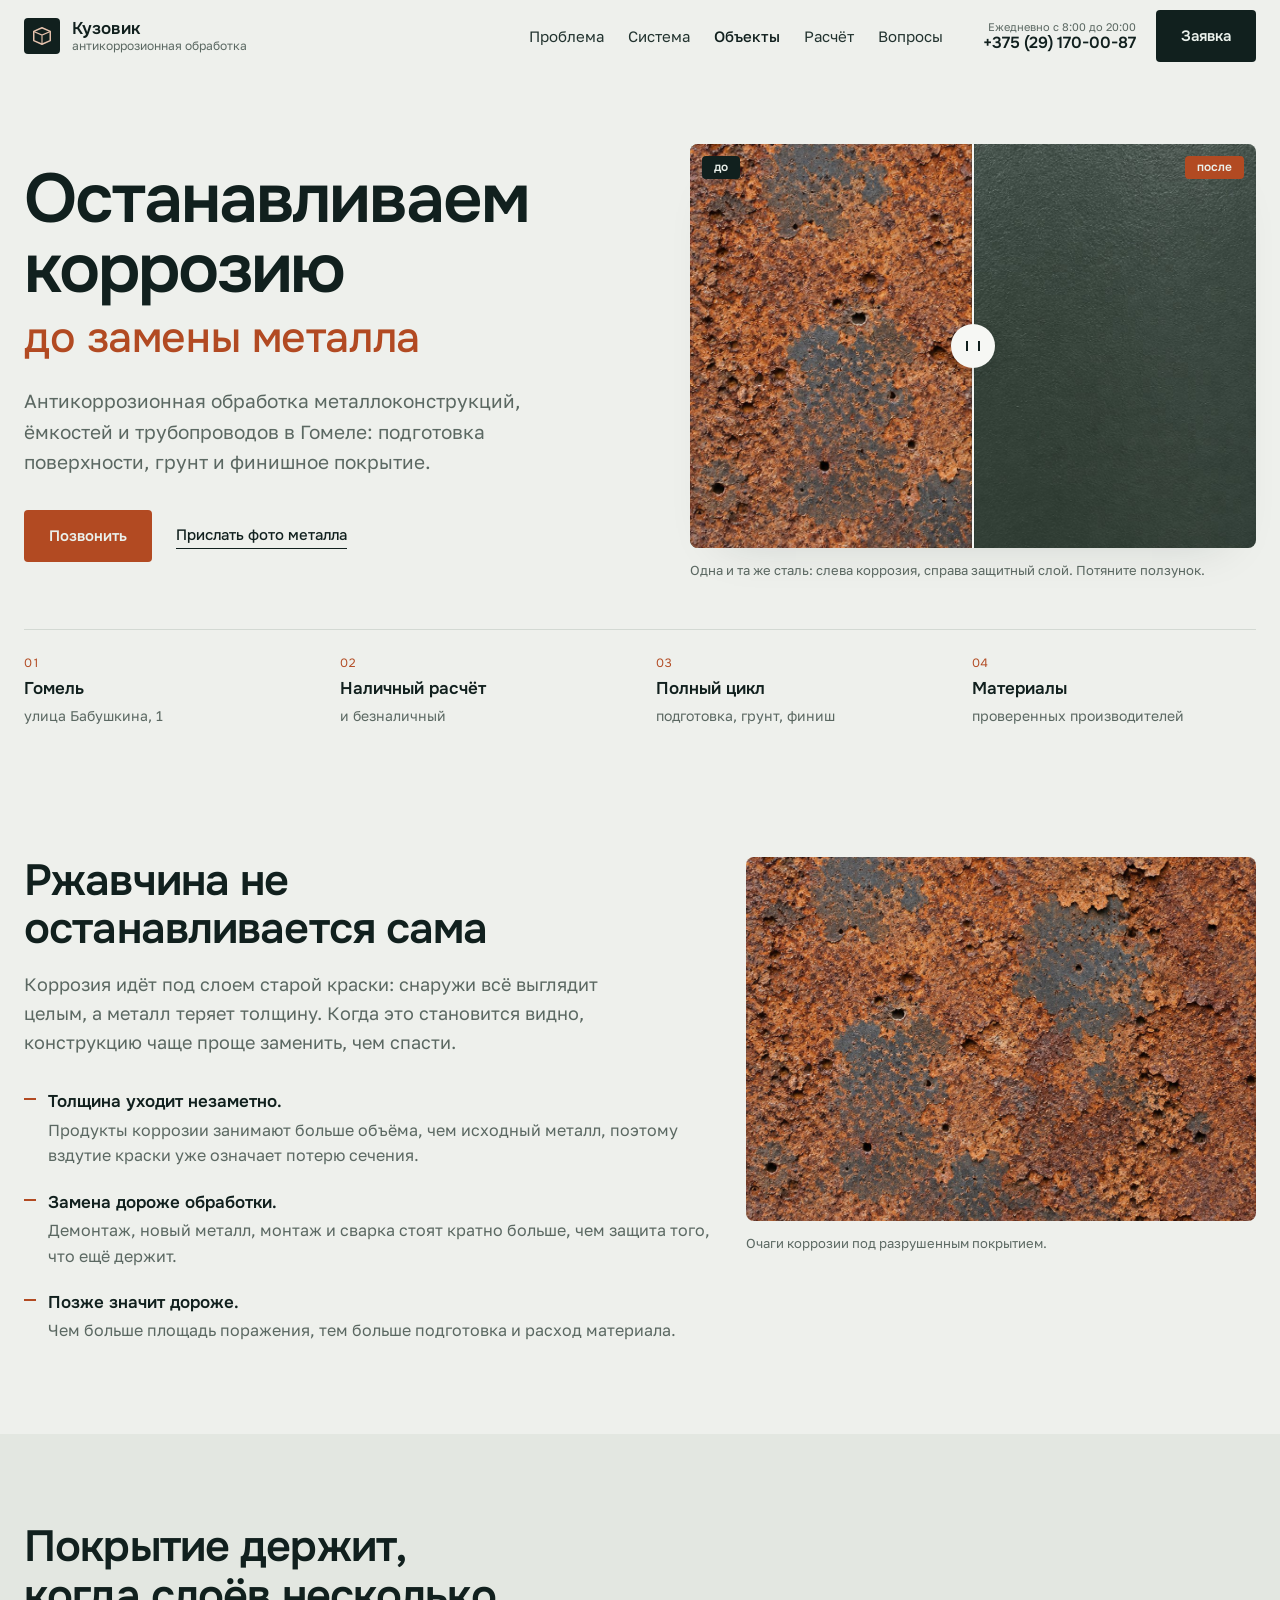
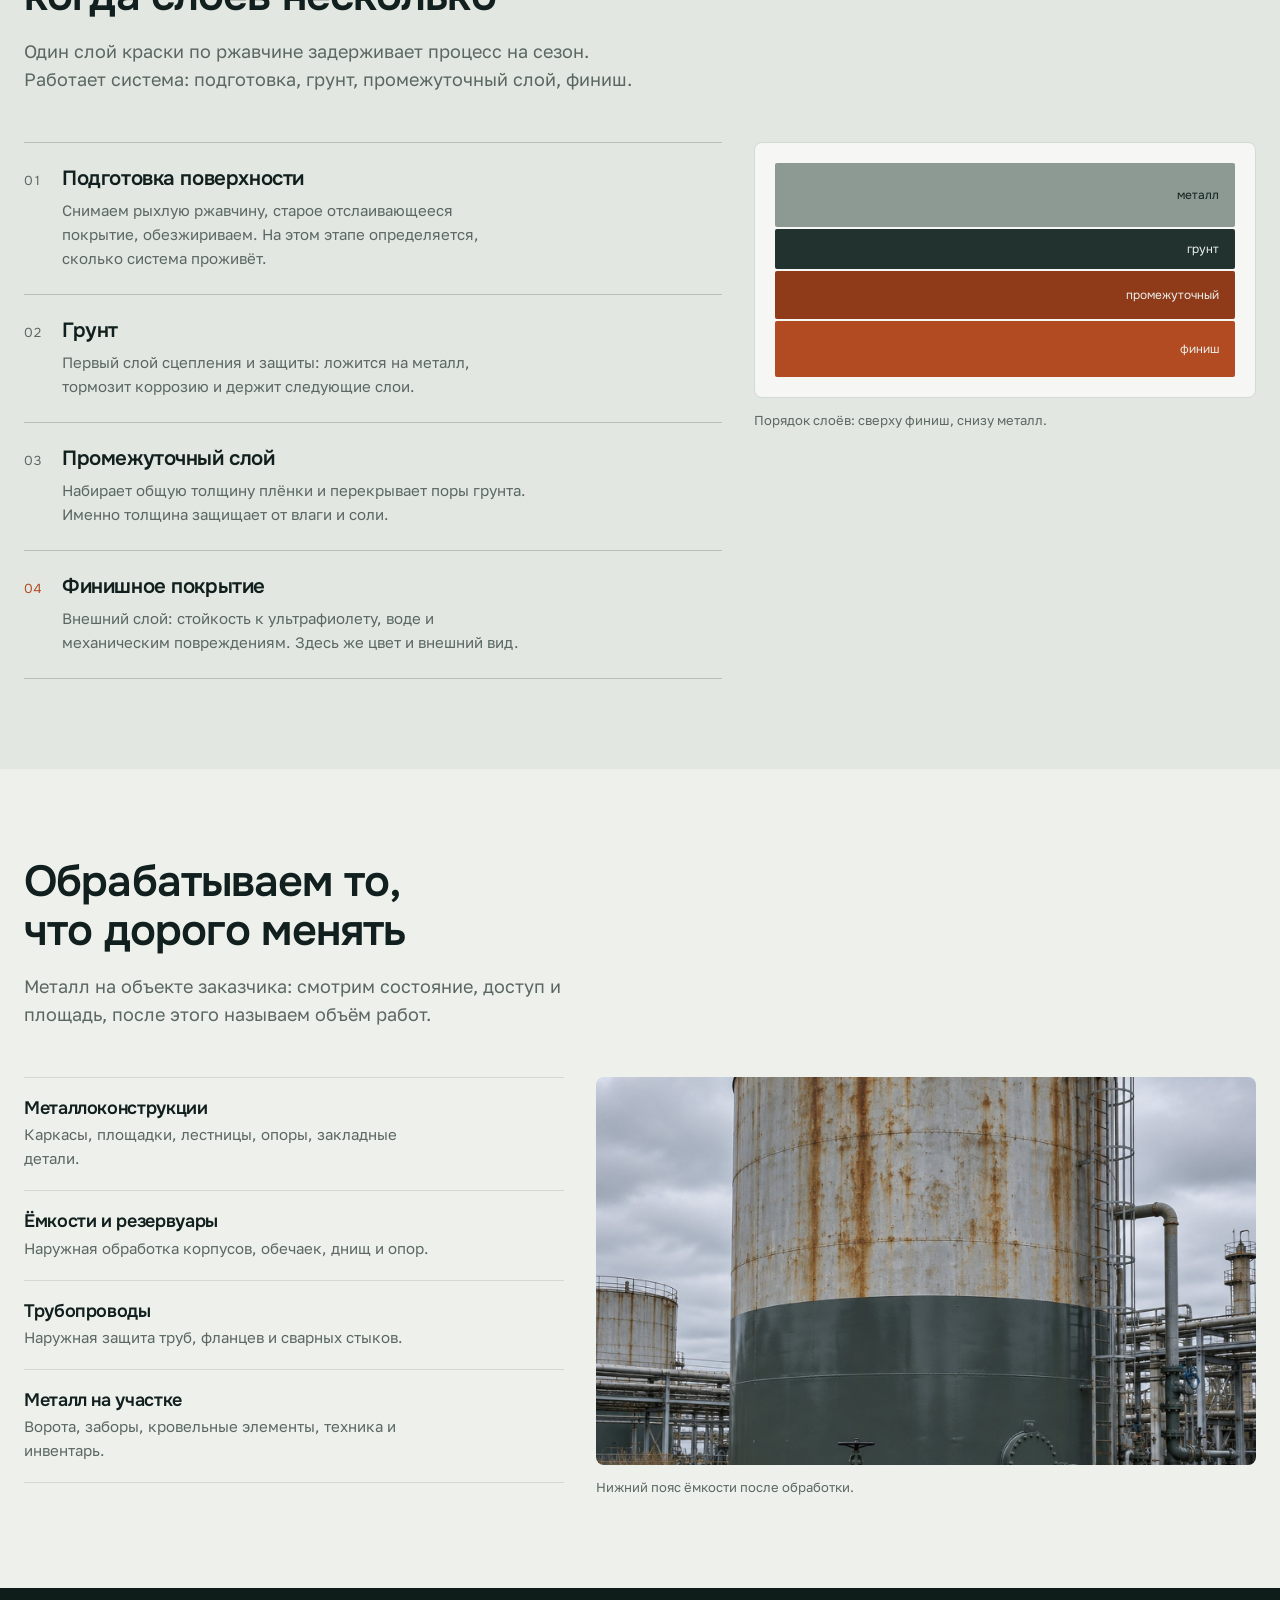
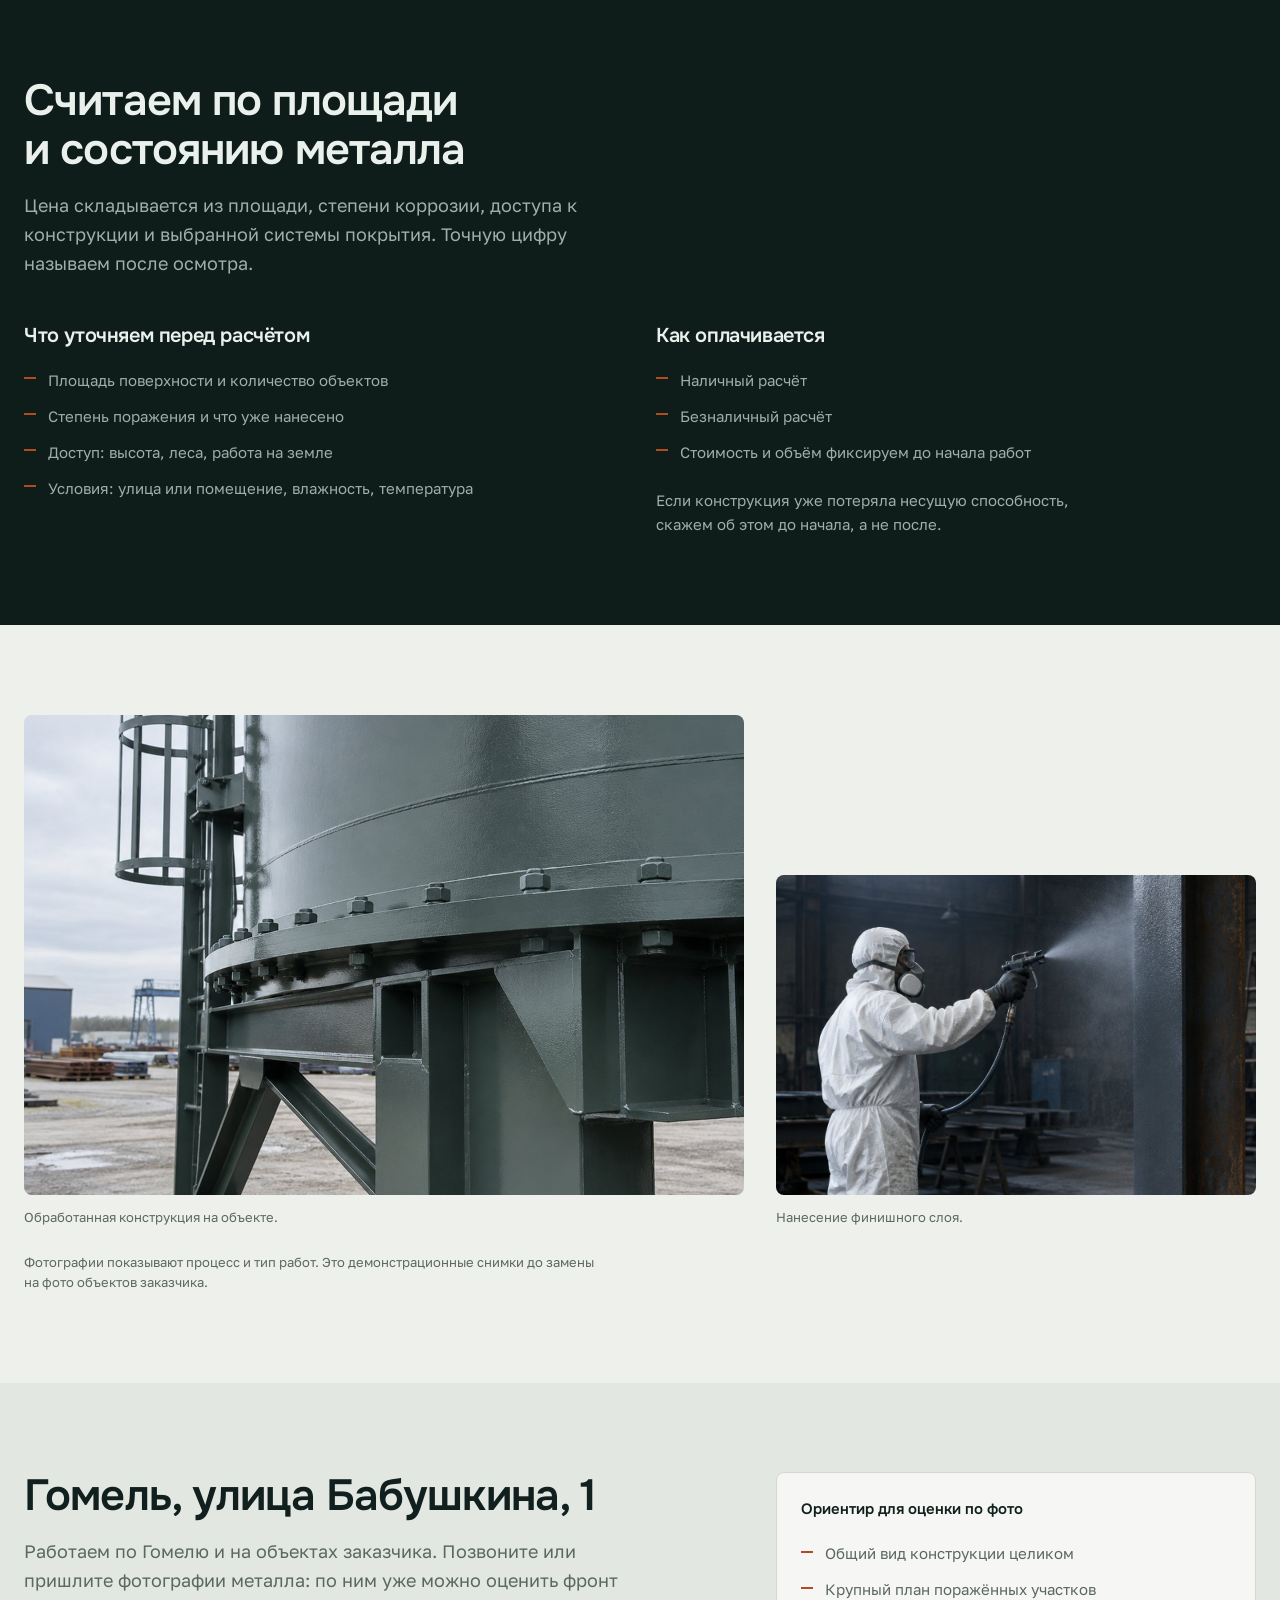
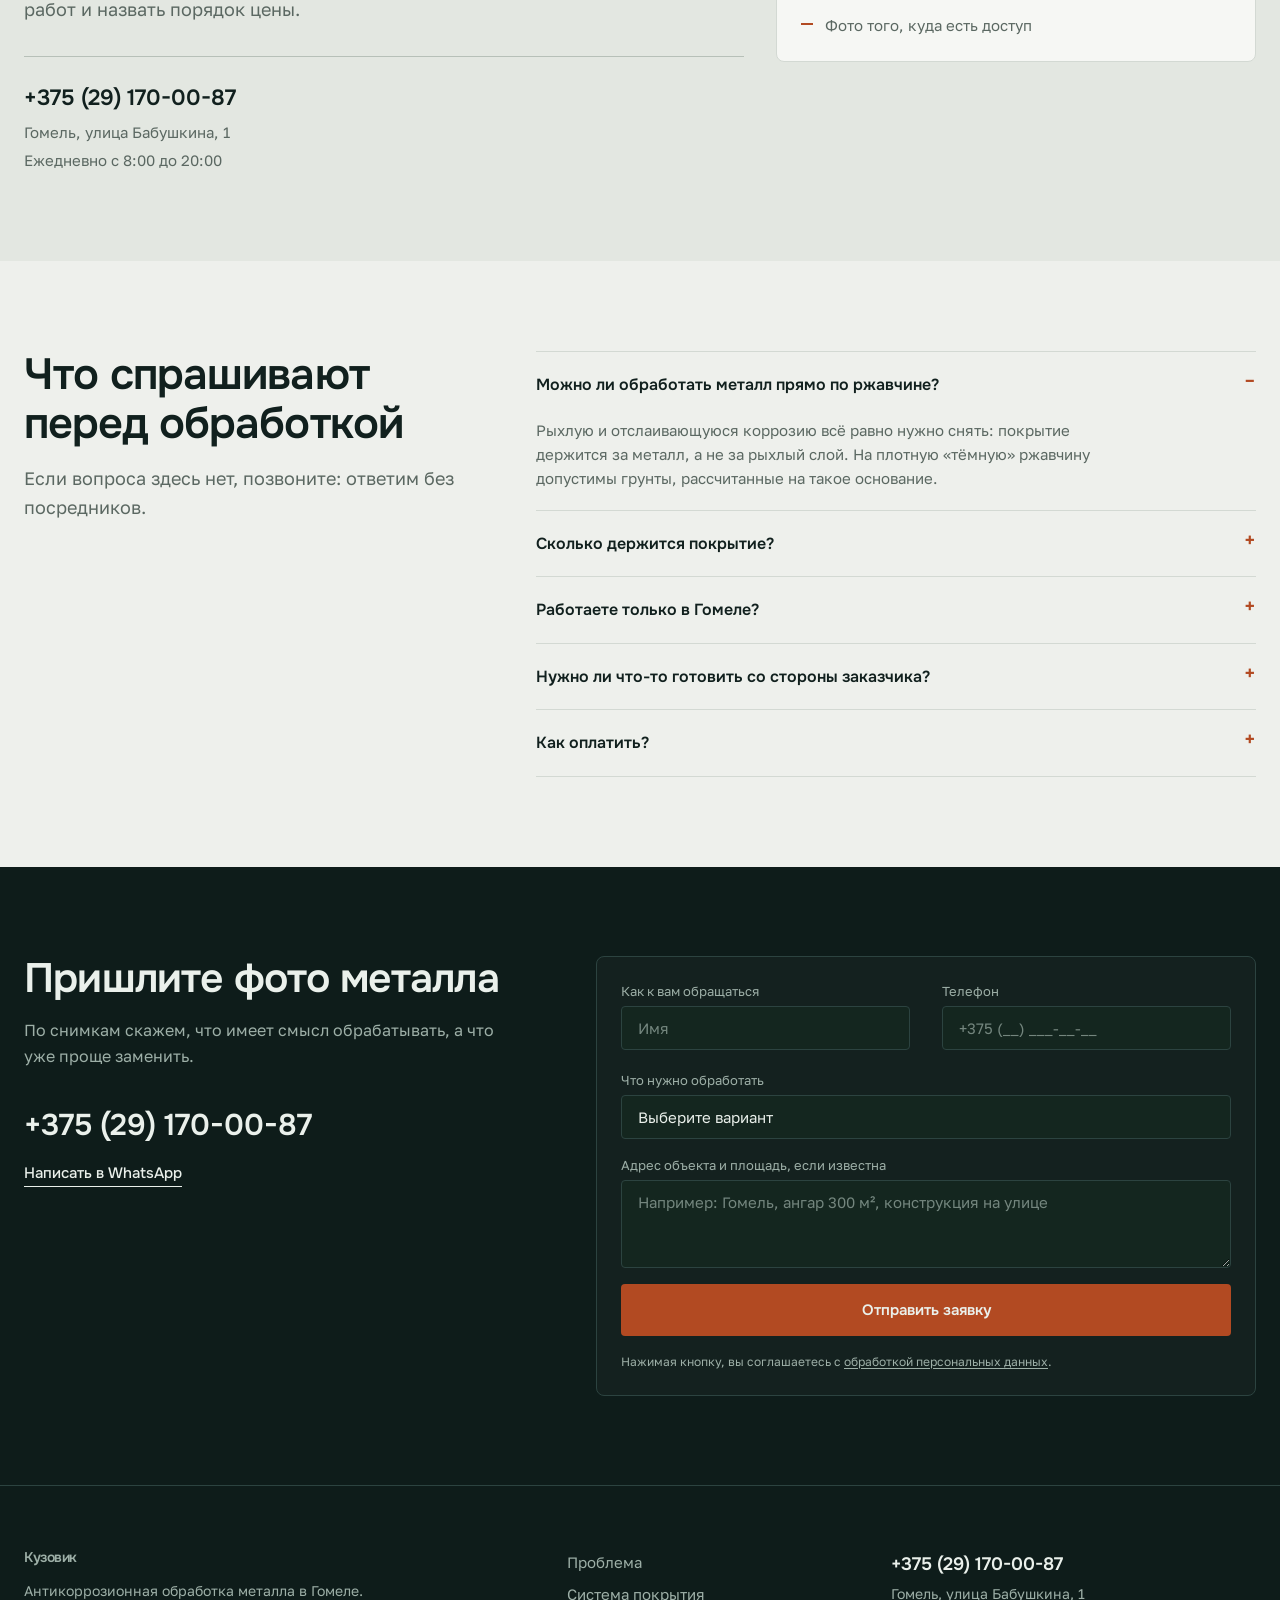
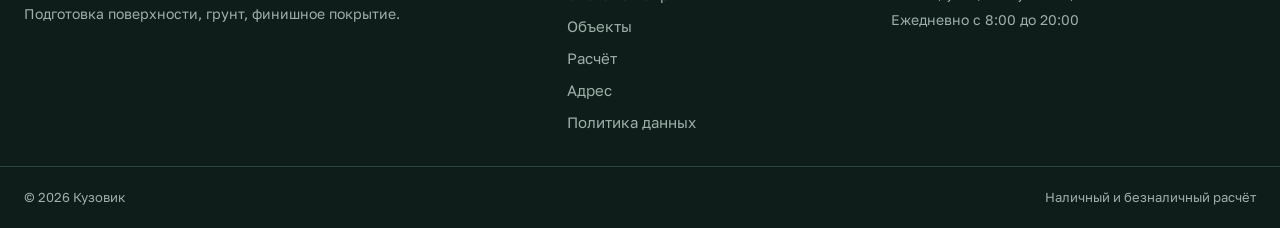
<file: index.html>
<!doctype html>
<html lang="ru">
<head>
<meta charset="utf-8">
<meta name="viewport" content="width=device-width, initial-scale=1">
<title>Антикоррозионная обработка металла в Гомеле: Кузовик</title>
<meta name="description" content="Антикоррозионная обработка металлоконструкций, ёмкостей и трубопроводов в Гомеле. Подготовка поверхности, грунт, финишное покрытие. Наличный и безналичный расчёт. +375 (29) 170-00-87">
<meta name="keywords" content="антикоррозионная обработка, защита металла от коррозии, покраска металлоконструкций, антикоррозийное покрытие, Гомель">
<meta name="theme-color" content="#10201F">
<link rel="canonical" href="https://romjjjke.github.io/kuzovik/">
<meta property="og:type" content="website">
<meta property="og:locale" content="ru_RU">
<meta property="og:title" content="Кузовик: антикоррозионная обработка в Гомеле">
<meta property="og:description" content="Останавливаем коррозию до замены металла. Подготовка, грунт, финишное покрытие. Наличный и безналичный расчёт.">
<meta property="og:url" content="https://romjjjke.github.io/kuzovik/">
<meta property="og:image" content="https://romjjjke.github.io/kuzovik/assets/img/structure.jpg">
<link rel="icon" href="favicon.svg" type="image/svg+xml">
<link rel="preconnect" href="https://fonts.googleapis.com">
<link rel="preconnect" href="https://fonts.gstatic.com" crossorigin>
<link href="https://fonts.googleapis.com/css2?family=Golos+Text:wght@400;500;600&family=Onest:wght@500;600;700&display=swap" rel="stylesheet">
<script>document.documentElement.classList.add("js");</script>
<link rel="stylesheet" href="assets/css/style.css">
<script type="application/ld+json">
{
  "@context": "https://schema.org",
  "@type": "LocalBusiness",
  "name": "Кузовик",
  "description": "Антикоррозионная обработка металла в Гомеле: подготовка поверхности, грунтование, финишное покрытие.",
  "telephone": "+375291700087",
  "address": {
    "@type": "PostalAddress",
    "streetAddress": "улица Бабушкина, 1",
    "addressLocality": "Гомель",
    "addressRegion": "Гомельская область",
    "addressCountry": "BY"
  },
  "areaServed": "Гомель",
  "paymentAccepted": "Наличные, безналичный расчёт",
  "url": "https://romjjjke.github.io/kuzovik/"
}
</script>
</head>
<body>
<a class="skip-link" href="#main">К содержанию</a>

<header class="header" id="header">
  <div class="wrap header__inner">
    <a class="brand" href="#top" aria-label="Кузовик, на главную">
      <span class="brand__mark" aria-hidden="true">
        <svg viewBox="0 0 24 24" width="22" height="22"><path d="M3 7l9-4 9 4v10l-9 4-9-4z" fill="none" stroke="currentColor" stroke-width="1.6" stroke-linejoin="round"/><path d="M3 7l9 4 9-4M12 11v10" fill="none" stroke="currentColor" stroke-width="1.2"/></svg>
      </span>
      <span class="brand__text"><b>Кузовик</b><span>антикоррозионная обработка</span></span>
    </a>
    <nav class="nav" aria-label="Основная навигация">
      <a href="#problema">Проблема</a>
      <a href="#sistema">Система</a>
      <a href="#obekty">Объекты</a>
      <a href="#raschet">Расчёт</a>
      <a href="#voprosy">Вопросы</a>
    </nav>
    <div class="header__actions">
      <a class="header__phone" href="tel:+375291700087">
        <span class="header__phone-label">Ежедневно с 8:00 до 20:00</span>
        <span class="header__phone-number">+375 (29) 170-00-87</span>
      </a>
      <a class="btn btn--ink" href="#zayavka">Заявка</a>
      <button class="burger" id="burger" type="button" aria-label="Открыть меню" aria-expanded="false" aria-controls="menu">
        <span></span><span></span><span></span>
      </button>
    </div>
  </div>
</header>

<div class="menu" id="menu" aria-hidden="true">
  <div class="menu__inner">
    <p class="menu__label">Гомель, улица Бабушкина, 1</p>
    <nav class="menu__nav" aria-label="Мобильная навигация">
      <a href="#problema">Проблема</a>
      <a href="#sistema">Система покрытия</a>
      <a href="#obekty">Объекты</a>
      <a href="#raschet">Расчёт и оплата</a>
      <a href="#adres">Адрес</a>
      <a href="#voprosy">Вопросы</a>
      <a href="#zayavka">Заявка</a>
    </nav>
    <div class="menu__foot">
      <a class="menu__phone" href="tel:+375291700087">+375 (29) 170-00-87</a>
      <span>Наличный и безналичный расчёт</span>
    </div>
  </div>
</div>

<main id="main">

  <section class="hero" id="top">
    <div class="wrap hero__grid">
      <div class="hero__copy">
        <h1 class="hero__title">Останавливаем<br>коррозию<br><span class="hero__title-accent">до замены металла</span></h1>
        <p class="hero__lede">
          Антикоррозионная обработка металлоконструкций, ёмкостей и трубопроводов
          в Гомеле: подготовка поверхности, грунт и финишное покрытие.
        </p>
        <div class="hero__actions">
          <a class="btn btn--accent" href="tel:+375291700087">Позвонить</a>
          <a class="link-underline" href="#zayavka">Прислать фото металла</a>
        </div>
      </div>

      <div class="hero__media">
        <div class="compare" id="compare">
          <img class="compare__img compare__img--after" src="assets/img/coated.jpg" width="1200" height="857" alt="Стальная поверхность после антикоррозионной обработки" fetchpriority="high" decoding="async">
          <div class="compare__before" id="compareBefore">
            <img class="compare__img" src="assets/img/rust.jpg" width="1200" height="857" alt="Стальная поверхность, поражённая коррозией" fetchpriority="high" decoding="async">
          </div>
          <span class="compare__handle" aria-hidden="true"></span>
          <span class="compare__label compare__label--left">до</span>
          <span class="compare__label compare__label--right">после</span>
          <input class="compare__range" id="compareRange" type="range" min="0" max="100" value="50" step="1" aria-label="Сравнение поверхности до и после обработки">
        </div>
        <p class="compare__caption">Одна и та же сталь: слева коррозия, справа защитный слой. Потяните ползунок.</p>
      </div>
    </div>

    <div class="wrap">
      <ul class="facts">
        <li><span class="facts__num">01</span><b>Гомель</b><span>улица Бабушкина, 1</span></li>
        <li><span class="facts__num">02</span><b>Наличный расчёт</b><span>и безналичный</span></li>
        <li><span class="facts__num">03</span><b>Полный цикл</b><span>подготовка, грунт, финиш</span></li>
        <li><span class="facts__num">04</span><b>Материалы</b><span>проверенных производителей</span></li>
      </ul>
    </div>
  </section>

  <section class="section" id="problema">
    <div class="wrap">
      <div class="split">
        <div class="split__body">
          <h2 class="section__title">Ржавчина не останавливается сама</h2>
          <p class="section__intro">
            Коррозия идёт под слоем старой краски: снаружи всё выглядит целым,
            а металл теряет толщину. Когда это становится видно, конструкцию
            чаще проще заменить, чем спасти.
          </p>
          <ul class="points">
            <li><b>Толщина уходит незаметно.</b> Продукты коррозии занимают больше объёма, чем исходный металл, поэтому вздутие краски уже означает потерю сечения.</li>
            <li><b>Замена дороже обработки.</b> Демонтаж, новый металл, монтаж и сварка стоят кратно больше, чем защита того, что ещё держит.</li>
            <li><b>Позже значит дороже.</b> Чем больше площадь поражения, тем больше подготовка и расход материала.</li>
          </ul>
        </div>
        <figure class="split__media">
          <img src="assets/img/rust.jpg" width="1200" height="857" alt="Коррозия на стальной поверхности крупным планом" loading="lazy" decoding="async">
          <figcaption>Очаги коррозии под разрушенным покрытием.</figcaption>
        </figure>
      </div>
    </div>
  </section>

  <section class="section section--tint" id="sistema">
    <div class="wrap">
      <header class="sec-head">
        <h2 class="section__title">Покрытие держит, когда слоёв несколько</h2>
        <p class="sec-head__text">
          Один слой краски по ржавчине задерживает процесс на сезон. Работает
          система: подготовка, грунт, промежуточный слой, финиш.
        </p>
      </header>

      <div class="layers">
        <ol class="layers__list" id="layersList">
          <li class="layer" data-layer="0">
            <span class="layer__num">01</span>
            <div class="layer__body">
              <h3>Подготовка поверхности</h3>
              <p>Снимаем рыхлую ржавчину, старое отслаивающееся покрытие, обезжириваем. На этом этапе определяется, сколько система проживёт.</p>
            </div>
          </li>
          <li class="layer" data-layer="1">
            <span class="layer__num">02</span>
            <div class="layer__body">
              <h3>Грунт</h3>
              <p>Первый слой сцепления и защиты: ложится на металл, тормозит коррозию и держит следующие слои.</p>
            </div>
          </li>
          <li class="layer" data-layer="2">
            <span class="layer__num">03</span>
            <div class="layer__body">
              <h3>Промежуточный слой</h3>
              <p>Набирает общую толщину плёнки и перекрывает поры грунта. Именно толщина защищает от влаги и соли.</p>
            </div>
          </li>
          <li class="layer" data-layer="3">
            <span class="layer__num">04</span>
            <div class="layer__body">
              <h3>Финишное покрытие</h3>
              <p>Внешний слой: стойкость к ультрафиолету, воде и механическим повреждениям. Здесь же цвет и внешний вид.</p>
            </div>
          </li>
        </ol>

        <div class="layers__visual" aria-hidden="true">
          <div class="stack">
            <div class="stack__bar" data-stack="3"><span>финиш</span></div>
            <div class="stack__bar" data-stack="2"><span>промежуточный</span></div>
            <div class="stack__bar" data-stack="1"><span>грунт</span></div>
            <div class="stack__bar stack__bar--steel" data-stack="0"><span>металл</span></div>
          </div>
          <p class="stack__note">Порядок слоёв: сверху финиш, снизу металл.</p>
        </div>
      </div>
    </div>
  </section>

  <section class="section" id="obekty">
    <div class="wrap">
      <header class="sec-head">
        <h2 class="section__title">Обрабатываем то, что дорого менять</h2>
        <p class="sec-head__text">
          Металл на объекте заказчика: смотрим состояние, доступ и площадь,
          после этого называем объём работ.
        </p>
      </header>

      <div class="objects">
        <ul class="objects__list">
          <li><h3>Металлоконструкции</h3><p>Каркасы, площадки, лестницы, опоры, закладные детали.</p></li>
          <li><h3>Ёмкости и резервуары</h3><p>Наружная обработка корпусов, обечаек, днищ и опор.</p></li>
          <li><h3>Трубопроводы</h3><p>Наружная защита труб, фланцев и сварных стыков.</p></li>
          <li><h3>Металл на участке</h3><p>Ворота, заборы, кровельные элементы, техника и инвентарь.</p></li>
        </ul>
        <figure class="objects__media">
          <img src="assets/img/tank.jpg" width="1600" height="941" alt="Обработанная нижняя часть стального резервуара с трубопроводом" loading="lazy" decoding="async">
          <figcaption>Нижний пояс ёмкости после обработки.</figcaption>
        </figure>
      </div>
    </div>
  </section>

  <section class="section section--dark" id="raschet">
    <div class="wrap">
      <header class="sec-head">
        <h2 class="section__title">Считаем по площади и состоянию металла</h2>
        <p class="sec-head__text">
          Цена складывается из площади, степени коррозии, доступа к конструкции
          и выбранной системы покрытия. Точную цифру называем после осмотра.
        </p>
      </header>

      <div class="cols">
        <div class="col">
          <h3>Что уточняем перед расчётом</h3>
          <ul class="points points--tight">
            <li>Площадь поверхности и количество объектов</li>
            <li>Степень поражения и что уже нанесено</li>
            <li>Доступ: высота, леса, работа на земле</li>
            <li>Условия: улица или помещение, влажность, температура</li>
          </ul>
        </div>
        <div class="col">
          <h3>Как оплачивается</h3>
          <ul class="points points--tight">
            <li>Наличный расчёт</li>
            <li>Безналичный расчёт</li>
            <li>Стоимость и объём фиксируем до начала работ</li>
          </ul>
          <p class="col__note">Если конструкция уже потеряла несущую способность, скажем об этом до начала, а не после.</p>
        </div>
      </div>
    </div>
  </section>

  <section class="section" id="raboty">
    <div class="wrap">
      <div class="duo">
        <figure class="duo__item">
          <img src="assets/img/structure.jpg" width="1400" height="933" alt="Стальная конструкция после антикоррозионной обработки" loading="lazy" decoding="async">
          <figcaption>Обработанная конструкция на объекте.</figcaption>
        </figure>
        <figure class="duo__item">
          <img src="assets/img/spray.jpg" width="1200" height="800" alt="Нанесение защитного покрытия на металл" loading="lazy" decoding="async">
          <figcaption>Нанесение финишного слоя.</figcaption>
        </figure>
      </div>
      <p class="section__note">Фотографии показывают процесс и тип работ. Это демонстрационные снимки до замены на фото объектов заказчика.</p>
    </div>
  </section>

  <section class="section section--tint" id="adres">
    <div class="wrap address">
      <div class="address__body">
        <h2 class="section__title">Гомель, улица Бабушкина, 1</h2>
        <p class="section__intro">
          Работаем по Гомелю и на объектах заказчика. Позвоните или пришлите
          фотографии металла: по ним уже можно оценить фронт работ и назвать
          порядок цены.
        </p>
        <address class="address__card">
          <a href="tel:+375291700087">+375 (29) 170-00-87</a>
          <span>Гомель, улица Бабушкина, 1</span>
          <span>Ежедневно с 8:00 до 20:00</span>
        </address>
      </div>
      <div class="address__aside">
        <p class="address__hint">Ориентир для оценки по фото</p>
        <ul class="points points--tight">
          <li>Общий вид конструкции целиком</li>
          <li>Крупный план поражённых участков</li>
          <li>Фото того, куда есть доступ</li>
        </ul>
      </div>
    </div>
  </section>

  <section class="section" id="voprosy">
    <div class="wrap faq">
      <header class="faq__head">
        <h2 class="section__title">Что спрашивают перед обработкой</h2>
        <p class="section__intro">Если вопроса здесь нет, позвоните: ответим без посредников.</p>
      </header>
      <div class="faq__list">
        <details class="faq__item" open>
          <summary>Можно ли обработать металл прямо по ржавчине?</summary>
          <p>Рыхлую и отслаивающуюся коррозию всё равно нужно снять: покрытие держится за металл, а не за рыхлый слой. На плотную «тёмную» ржавчину допустимы грунты, рассчитанные на такое основание.</p>
        </details>
        <details class="faq__item">
          <summary>Сколько держится покрытие?</summary>
          <p>Зависит от системы, толщины плёнки и условий эксплуатации: улица, влажность, химия рядом. Поэтому сначала смотрим объект, а потом предлагаем систему, а не наоборот.</p>
        </details>
        <details class="faq__item">
          <summary>Работаете только в Гомеле?</summary>
          <p>Основная база в Гомеле. Выезд за город и в другие районы обсуждаем отдельно по телефону.</p>
        </details>
        <details class="faq__item">
          <summary>Нужно ли что-то готовить со стороны заказчика?</summary>
          <p>Доступ к конструкции и возможность подключиться к воде и электричеству. Всё остальное привозим сами.</p>
        </details>
        <details class="faq__item">
          <summary>Как оплатить?</summary>
          <p>Наличными или по безналичному расчёту, как удобнее. Стоимость и объём фиксируем до начала работ.</p>
        </details>
      </div>
    </div>
  </section>

  <section class="section section--dark contact" id="zayavka">
    <div class="wrap contact__grid">
      <div class="contact__body">
        <h2 class="contact__title">Пришлите фото металла</h2>
        <p class="contact__text">По снимкам скажем, что имеет смысл обрабатывать, а что уже проще заменить.</p>
        <div class="contact__meta">
          <a class="contact__phone" href="tel:+375291700087">+375 (29) 170-00-87</a>
          <a class="link-underline link-underline--light" href="https://wa.me/375291700087" target="_blank" rel="noopener">Написать в WhatsApp</a>
        </div>
      </div>

      <form class="form" id="leadForm" novalidate>
        <div class="form__row">
          <label class="field">
            <span class="field__label">Как к вам обращаться</span>
            <input class="field__input" type="text" name="name" id="name" autocomplete="name" placeholder="Имя" required>
            <span class="field__error" data-error-for="name"></span>
          </label>
          <label class="field">
            <span class="field__label">Телефон</span>
            <input class="field__input" type="tel" name="phone" id="phone" autocomplete="tel" placeholder="+375 (__) ___-__-__" inputmode="tel" required>
            <span class="field__error" data-error-for="phone"></span>
          </label>
        </div>
        <label class="field">
          <span class="field__label">Что нужно обработать</span>
          <select class="field__input" name="work" id="work">
            <option value="">Выберите вариант</option>
            <option>Металлоконструкции</option>
            <option>Ёмкость или резервуар</option>
            <option>Трубопровод</option>
            <option>Ворота, забор, металл на участке</option>
            <option>Пока не знаю, нужна консультация</option>
          </select>
        </label>
        <label class="field">
          <span class="field__label">Адрес объекта и площадь, если известна</span>
          <textarea class="field__input" name="details" id="details" rows="3" placeholder="Например: Гомель, ангар 300 м², конструкция на улице"></textarea>
        </label>
        <button class="btn btn--accent btn--full" type="submit">Отправить заявку</button>
        <p class="form__note">Нажимая кнопку, вы соглашаетесь с <a href="politika.html">обработкой персональных данных</a>.</p>

        <div class="form__success" id="formSuccess" hidden>
          <h3>Заявка собрана</h3>
          <p>Отправьте её удобным способом: так мы сразу увидим, что нужно обработать.</p>
          <div class="form__success-actions">
            <a class="btn btn--accent" id="successCall" href="tel:+375291700087">Позвонить</a>
            <a class="btn btn--ghost" id="successWa" href="https://wa.me/375291700087" target="_blank" rel="noopener">Отправить в WhatsApp</a>
          </div>
        </div>
      </form>
    </div>
  </section>
</main>

<footer class="footer">
  <div class="wrap footer__inner">
    <div class="footer__brand">
      <p class="footer__word">Кузовик</p>
      <p>Антикоррозионная обработка металла в Гомеле. Подготовка поверхности, грунт, финишное покрытие.</p>
    </div>
    <nav class="footer__nav" aria-label="Навигация в подвале">
      <a href="#problema">Проблема</a>
      <a href="#sistema">Система покрытия</a>
      <a href="#obekty">Объекты</a>
      <a href="#raschet">Расчёт</a>
      <a href="#adres">Адрес</a>
      <a href="politika.html">Политика данных</a>
    </nav>
    <div class="footer__contact">
      <a href="tel:+375291700087">+375 (29) 170-00-87</a>
      <span>Гомель, улица Бабушкина, 1</span>
      <span>Ежедневно с 8:00 до 20:00</span>
    </div>
  </div>
  <div class="wrap footer__bottom">
    <span>© <span id="year">2026</span> Кузовик</span>
    <span>Наличный и безналичный расчёт</span>
  </div>
</footer>

<a class="fab" href="tel:+375291700087" aria-label="Позвонить">
  <svg viewBox="0 0 24 24" width="20" height="20" aria-hidden="true"><path d="M6.5 3.5h3l1.5 4-2 1.5a12 12 0 0 0 6 6l1.5-2 4 1.5v3a2 2 0 0 1-2 2C11.3 19.5 4.5 12.7 4.5 5.5a2 2 0 0 1 2-2z" fill="none" stroke="currentColor" stroke-width="1.7" stroke-linejoin="round"/></svg>
  <span>Позвонить</span>
</a>

<script src="assets/js/main.js" defer></script>
</body>
</html>
</file>
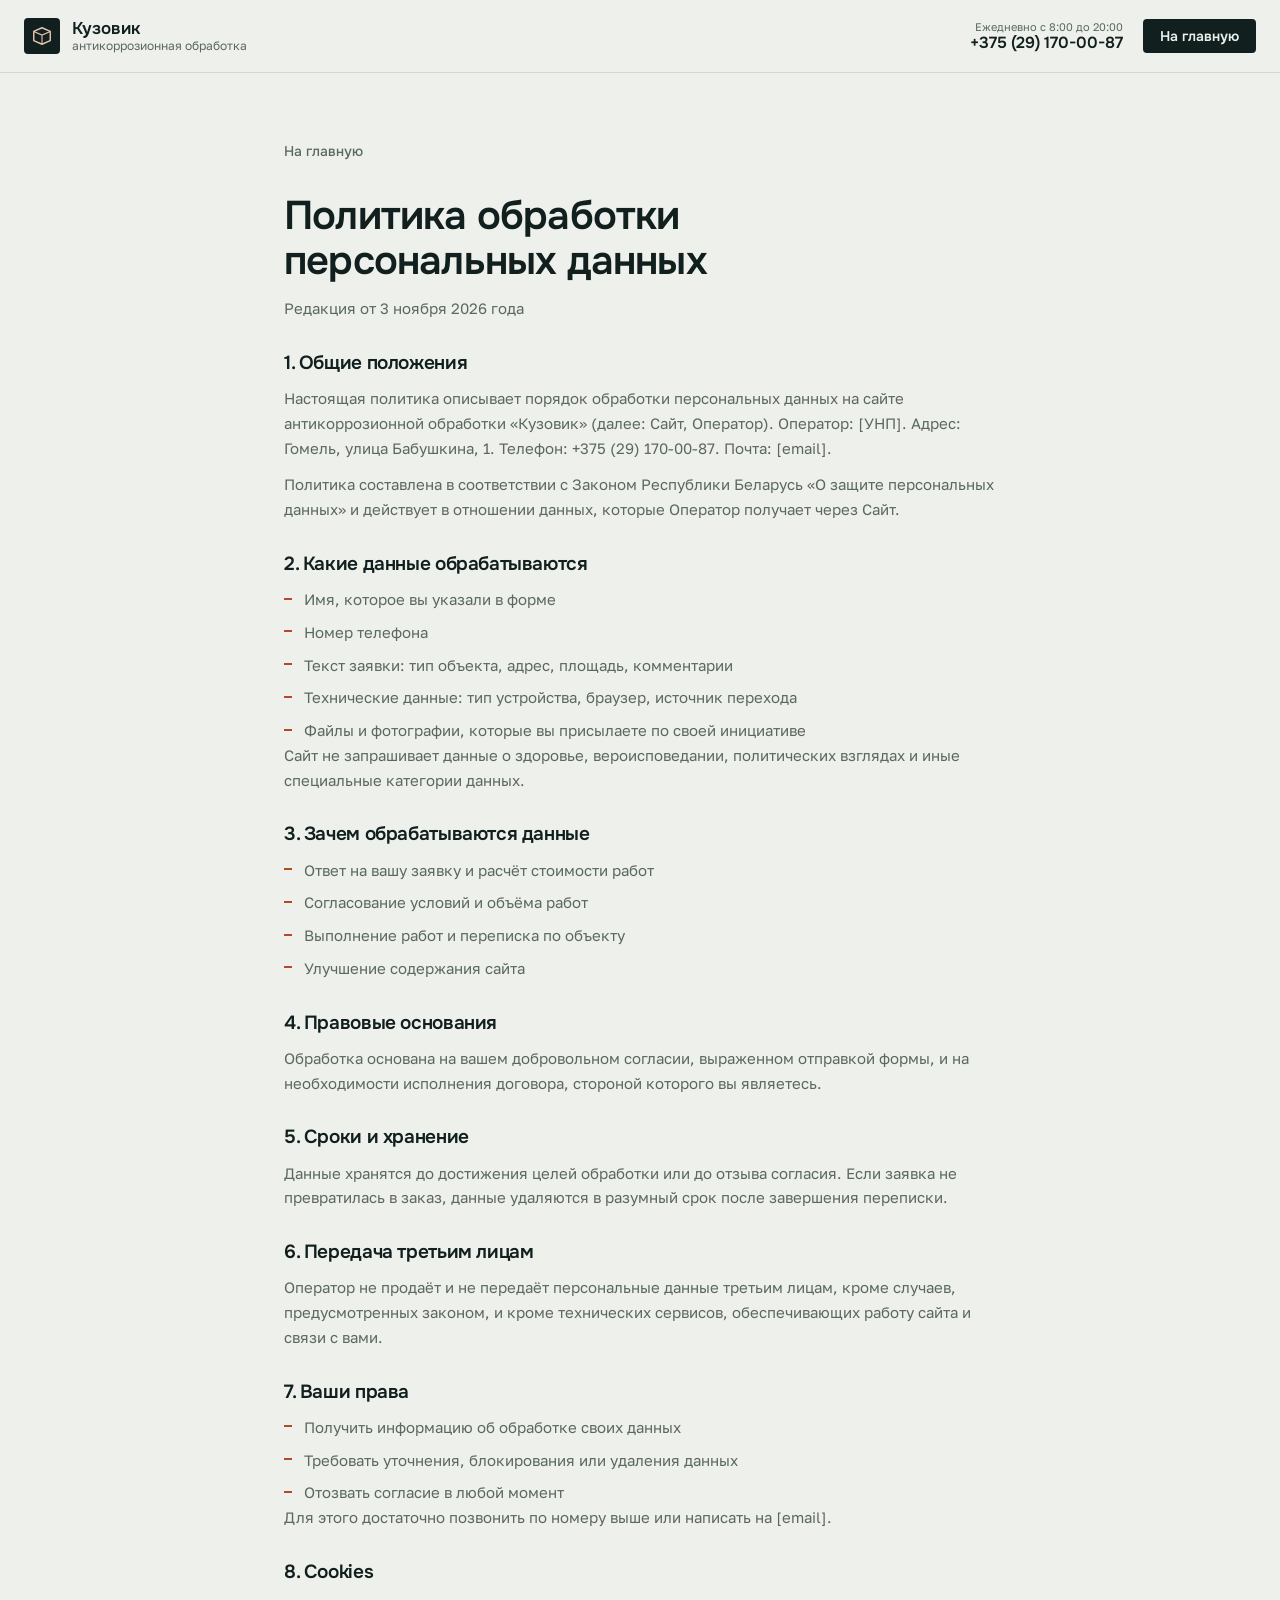
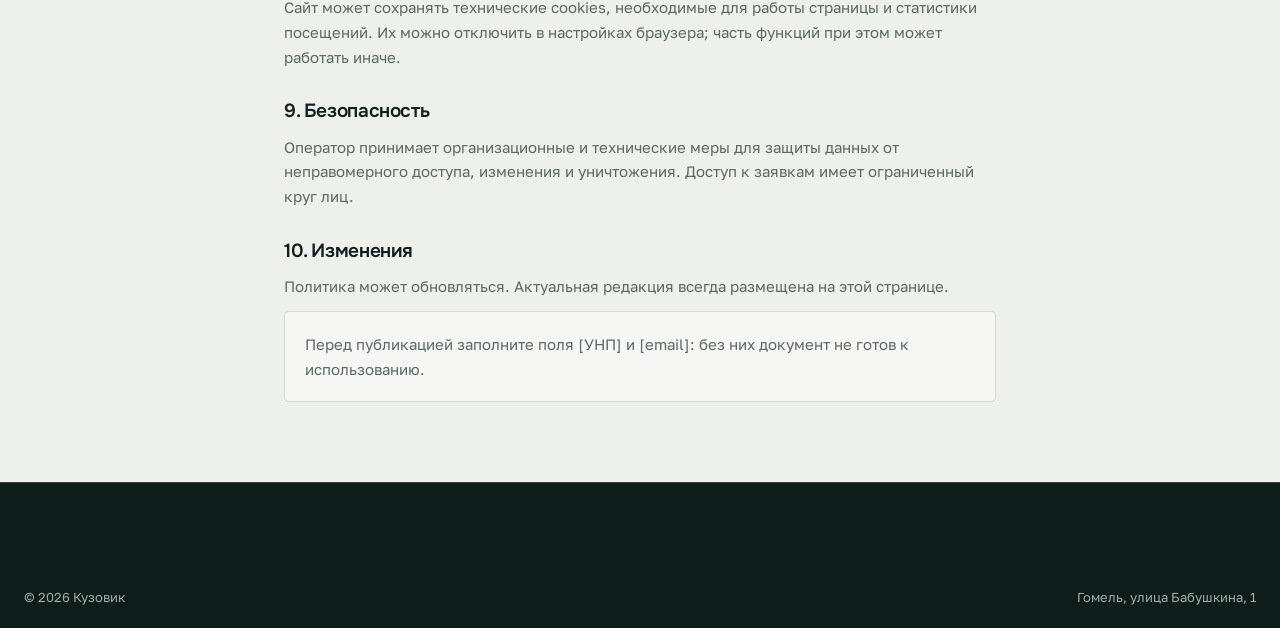
<file: politika.html>
<!doctype html>
<html lang="ru">
<head>
<meta charset="utf-8">
<meta name="viewport" content="width=device-width, initial-scale=1">
<title>Политика обработки персональных данных: Кузовик</title>
<meta name="description" content="Политика обработки персональных данных сайта антикоррозионной обработки «Кузовик», Гомель.">
<meta name="robots" content="noindex">
<link rel="icon" href="favicon.svg" type="image/svg+xml">
<link rel="preconnect" href="https://fonts.googleapis.com">
<link rel="preconnect" href="https://fonts.gstatic.com" crossorigin>
<link href="https://fonts.googleapis.com/css2?family=Golos+Text:wght@400;500;600&family=Onest:wght@500;600;700&display=swap" rel="stylesheet">
<link rel="stylesheet" href="assets/css/style.css">
<style>
.legal{padding-top:calc(72px + var(--s-16));padding-bottom:var(--s-20)}
.legal__inner{max-width:760px}
.legal__back{display:inline-flex;align-items:center;gap:var(--s-2);font-family:var(--font-display);font-weight:500;font-size:14px;color:var(--c-muted);margin-bottom:var(--s-8)}
.legal__back:hover{color:var(--c-accent)}
.legal h1{font-size:clamp(26px,3.4vw,40px);margin-bottom:var(--s-3)}
.legal__date{font-size:13px;color:var(--c-muted);margin-bottom:var(--s-8)}
.legal h2{font-size:19px;margin-top:var(--s-8);margin-bottom:var(--s-3)}
.legal p,.legal li{font-size:15px;color:var(--c-muted);line-height:1.65}
.legal p+p{margin-top:var(--s-3)}
.legal ul{margin-top:var(--s-3);display:flex;flex-direction:column;gap:var(--s-2)}
.legal li{padding-left:var(--s-5);position:relative}
.legal li::before{content:"";position:absolute;left:0;top:.7em;width:var(--s-2);height:2px;background:var(--c-accent)}
.legal__note{margin-top:var(--s-10);padding:var(--s-5);border:1px solid var(--c-line);border-radius:var(--radius-s);background:var(--c-surface);font-size:14px;color:var(--c-muted)}
</style>
</head>
<body>
<header class="header is-scrolled">
  <div class="wrap header__inner">
    <a class="brand" href="index.html" aria-label="Кузовик, на главную">
      <span class="brand__mark" aria-hidden="true"><svg viewBox="0 0 24 24" width="22" height="22"><path d="M3 7l9-4 9 4v10l-9 4-9-4z" fill="none" stroke="currentColor" stroke-width="1.6" stroke-linejoin="round"/><path d="M3 7l9 4 9-4M12 11v10" fill="none" stroke="currentColor" stroke-width="1.2"/></svg></span>
      <span class="brand__text"><b>Кузовик</b><span>антикоррозионная обработка</span></span>
    </a>
    <div class="header__actions" style="margin-left:auto">
      <a class="header__phone" href="tel:+375291700087">
        <span class="header__phone-label">Ежедневно с 8:00 до 20:00</span>
        <span class="header__phone-number">+375 (29) 170-00-87</span>
      </a>
      <a class="btn btn--ink btn--sm" href="index.html">На главную</a>
    </div>
  </div>
</header>

<main class="legal">
  <div class="wrap legal__inner">
    <a class="legal__back" href="index.html">На главную</a>
    <h1>Политика обработки персональных данных</h1>
    <p class="legal__date">Редакция от 3 ноября 2026 года</p>

    <h2>1. Общие положения</h2>
    <p>Настоящая политика описывает порядок обработки персональных данных на сайте антикоррозионной обработки «Кузовик» (далее: Сайт, Оператор). Оператор: [УНП]. Адрес: Гомель, улица Бабушкина, 1. Телефон: <a href="tel:+375291700087">+375 (29) 170-00-87</a>. Почта: [email].</p>
    <p>Политика составлена в соответствии с Законом Республики Беларусь «О защите персональных данных» и действует в отношении данных, которые Оператор получает через Сайт.</p>

    <h2>2. Какие данные обрабатываются</h2>
    <ul>
      <li>Имя, которое вы указали в форме</li>
      <li>Номер телефона</li>
      <li>Текст заявки: тип объекта, адрес, площадь, комментарии</li>
      <li>Технические данные: тип устройства, браузер, источник перехода</li>
      <li>Файлы и фотографии, которые вы присылаете по своей инициативе</li>
    </ul>
    <p>Сайт не запрашивает данные о здоровье, вероисповедании, политических взглядах и иные специальные категории данных.</p>

    <h2>3. Зачем обрабатываются данные</h2>
    <ul>
      <li>Ответ на вашу заявку и расчёт стоимости работ</li>
      <li>Согласование условий и объёма работ</li>
      <li>Выполнение работ и переписка по объекту</li>
      <li>Улучшение содержания сайта</li>
    </ul>

    <h2>4. Правовые основания</h2>
    <p>Обработка основана на вашем добровольном согласии, выраженном отправкой формы, и на необходимости исполнения договора, стороной которого вы являетесь.</p>

    <h2>5. Сроки и хранение</h2>
    <p>Данные хранятся до достижения целей обработки или до отзыва согласия. Если заявка не превратилась в заказ, данные удаляются в разумный срок после завершения переписки.</p>

    <h2>6. Передача третьим лицам</h2>
    <p>Оператор не продаёт и не передаёт персональные данные третьим лицам, кроме случаев, предусмотренных законом, и кроме технических сервисов, обеспечивающих работу сайта и связи с вами.</p>

    <h2>7. Ваши права</h2>
    <ul>
      <li>Получить информацию об обработке своих данных</li>
      <li>Требовать уточнения, блокирования или удаления данных</li>
      <li>Отозвать согласие в любой момент</li>
    </ul>
    <p>Для этого достаточно позвонить по номеру выше или написать на [email].</p>

    <h2>8. Cookies</h2>
    <p>Сайт может сохранять технические cookies, необходимые для работы страницы и статистики посещений. Их можно отключить в настройках браузера; часть функций при этом может работать иначе.</p>

    <h2>9. Безопасность</h2>
    <p>Оператор принимает организационные и технические меры для защиты данных от неправомерного доступа, изменения и уничтожения. Доступ к заявкам имеет ограниченный круг лиц.</p>

    <h2>10. Изменения</h2>
    <p>Политика может обновляться. Актуальная редакция всегда размещена на этой странице.</p>

    <p class="legal__note">Перед публикацией заполните поля [УНП] и [email]: без них документ не готов к использованию.</p>
  </div>
</main>

<footer class="footer">
  <div class="wrap footer__bottom" style="border-top:none;padding-top:var(--s-10)">
    <span>© <span id="year">2026</span> Кузовик</span>
    <span>Гомель, улица Бабушкина, 1</span>
  </div>
</footer>
<script>document.getElementById('year').textContent=new Date().getFullYear();</script>
</body>
</html>
</file>
<file: assets/css/style.css>
/* Hallmark · pre-emit critique: P4 H4 E4 S4 R3 V4 · weakest: R, carried by one rust accent and hairlines; no glass, no glow, no tracked caps. */
/* Кузовик. Антикоррозионная обработка, Гомель. */

:root{
  /* surfaces */
  --c-paper:#EEF0EC;
  --c-surface:#F6F7F4;
  --c-tint:#E3E7E1;
  --c-dark:#0E1C1A;
  --c-dark-2:#14261F;
  --c-field:#14211F;
  /* ink */
  --c-ink:#11201E;
  --c-ink-soft:#22332F;
  --c-muted:#5B6862;
  --c-on-dark:#EAF0EB;
  --c-on-dark-muted:#9DAFA7;
  /* lines */
  --c-line:#D3D9D3;
  --c-line-strong:#B7C0B8;
  --c-line-dark:#2C4340;
  /* accent */
  --c-accent:#B24A22;
  --c-accent-hover:#8F3A19;
  --c-accent-soft:#E7C3AE;
  --c-accent-light:#E8A57F;
  --c-steel:#8D9A93;
  --c-danger:#A8382F;
  --c-shadow:rgba(17,32,30,.16);
  --c-success:#2E6B4F;
  /* type */
  --font-body:"Golos Text",system-ui,-apple-system,Segoe UI,Roboto,sans-serif;
  --font-display:"Onest","Golos Text",system-ui,sans-serif;
  /* scale */
  --s-1:4px; --s-2:8px; --s-3:12px; --s-4:16px; --s-5:20px; --s-6:24px;
  --s-7:28px; --s-8:32px; --s-10:40px; --s-12:48px; --s-14:56px; --s-16:64px;
  --s-20:80px; --s-24:96px; --s-30:120px;
  --wrap:1280px;
  --pad:24px;
  --col-gap:var(--s-8);
  --radius-s:4px;
  --radius-m:8px;
  --radius-l:16px;
  --ease:cubic-bezier(.22,.61,.36,1);
}

*,*::before,*::after{box-sizing:border-box}
html{-webkit-text-size-adjust:100%;overflow-x:clip;scroll-behavior:smooth}
body{
  margin:0;
  overflow-x:clip;
  background:var(--c-paper);
  color:var(--c-ink);
  font-family:var(--font-body);
  font-size:17px;
  line-height:1.6;
  -webkit-font-smoothing:antialiased;
  text-rendering:optimizeLegibility;
}
img{max-width:100%;display:block;height:auto}
a{color:inherit;text-decoration:none}
button{font:inherit;color:inherit}
h1,h2,h3,h4{
  font-family:var(--font-display);
  font-weight:600;
  letter-spacing:-.02em;
  line-height:1.12;
  margin:0;
  text-wrap:balance;
}
p{margin:0}
ul,ol{margin:0;padding:0;list-style:none}
:focus-visible{outline:2px solid var(--c-accent);outline-offset:3px}
.skip-link{
  position:absolute;left:var(--s-4);top:-100px;
  z-index:200;padding:var(--s-3) var(--s-4);
  background:var(--c-ink);color:var(--c-on-dark);
  border-radius:var(--radius-s);
  transition:top .2s var(--ease);
}
.skip-link:focus{top:var(--s-3)}
.wrap{width:100%;max-width:var(--wrap);margin-inline:auto;padding-inline:var(--pad)}

/* ---------- buttons ---------- */
.btn{
  display:inline-flex;align-items:center;justify-content:center;gap:var(--s-2);
  padding:var(--s-4) var(--s-6);
  border:1px solid transparent;border-radius:var(--radius-s);
  font-family:var(--font-display);font-weight:600;font-size:15px;
  line-height:1.2;cursor:pointer;
  transition:background-color .2s var(--ease),color .2s var(--ease),border-color .2s var(--ease);
}
.btn--accent{background:var(--c-accent);color:var(--c-on-dark)}
.btn--accent:hover{background:var(--c-accent-hover)}
.btn--accent:active{background:var(--c-ink)}
.btn--ink{background:var(--c-ink);color:var(--c-on-dark)}
.btn--ink:hover{background:var(--c-ink-soft)}
.btn--ink:active{background:var(--c-accent)}
.btn--ghost{background:transparent;color:var(--c-on-dark);border-color:var(--c-line-dark)}
.btn--ghost:hover{border-color:var(--c-accent-light);color:var(--c-accent-light)}
.btn--ghost:active{background:var(--c-dark-2)}
.btn--full{width:100%}
.btn--sm{padding:var(--s-2) var(--s-4);font-size:14px}
.btn:disabled{background:var(--c-line);color:var(--c-ink);cursor:not-allowed}
.link-underline{
  position:relative;display:inline-block;
  font-family:var(--font-display);font-weight:500;font-size:15px;
  padding-bottom:2px;
}
.link-underline::after{
  content:"";position:absolute;left:0;right:0;bottom:0;height:1px;
  background:currentColor;transform-origin:left;
  transition:transform .3s var(--ease);
}
.link-underline:hover::after{transform:scaleX(.4)}
.link-underline:active{color:var(--c-accent)}
.link-underline--light{color:var(--c-on-dark)}

/* ---------- header ---------- */
.header{
  position:fixed;inset:0 0 auto;z-index:100;
  background:var(--c-paper);
  border-bottom:1px solid transparent;
  transition:border-color .25s var(--ease),background-color .25s var(--ease);
}
.header.is-scrolled{border-bottom-color:var(--c-line)}
.header__inner{
  display:flex;align-items:center;gap:var(--s-6);
  min-height:72px;
}
.brand{display:flex;align-items:center;gap:var(--s-3);flex-shrink:0}
.brand__mark{
  display:grid;place-items:center;
  width:36px;height:36px;border-radius:var(--radius-s);
  background:var(--c-ink);color:var(--c-accent-soft);
}
.brand__text{display:flex;flex-direction:column;line-height:1.15}
.brand__text b{font-family:var(--font-display);font-weight:600;font-size:17px}
.brand__text span{font-size:12px;color:var(--c-muted)}
.nav{display:flex;gap:var(--s-6);margin-left:auto}
.nav a{font-size:15px;color:var(--c-ink-soft);transition:color .2s var(--ease)}
.nav a:hover{color:var(--c-accent)}
.nav a:active{color:var(--c-ink)}
.nav a.is-active{color:var(--c-ink);font-weight:500}
.header__actions{display:flex;align-items:center;gap:var(--s-5);margin-left:var(--s-4)}
.header__phone{display:flex;flex-direction:column;line-height:1.2;text-align:right}
.header__phone-label{font-size:11px;color:var(--c-muted)}
.header__phone-number{font-family:var(--font-display);font-weight:600;font-size:16px}
.header__phone:hover .header__phone-number{color:var(--c-accent)}
.burger{
  display:none;width:44px;height:44px;padding:0;
  background:transparent;border:1px solid var(--c-line-strong);border-radius:var(--radius-s);
  cursor:pointer;position:relative;
}
.burger span{
  position:absolute;left:11px;width:20px;height:1.5px;background:var(--c-ink);
  transition:transform .25s var(--ease),opacity .2s var(--ease);
}
.burger span:nth-child(1){top:16px}
.burger span:nth-child(2){top:21px}
.burger span:nth-child(3){top:26px}
body.nav-locked .burger span:nth-child(1){transform:translateY(5px) rotate(45deg)}
body.nav-locked .burger span:nth-child(2){opacity:0}
body.nav-locked .burger span:nth-child(3){transform:translateY(-5px) rotate(-45deg)}

/* ---------- mobile menu ---------- */
.menu{
  position:fixed;inset:0;z-index:95;
  display:flex;align-items:center;
  padding:var(--s-20) var(--pad) var(--s-10);
  background:var(--c-dark);
  color:var(--c-on-dark);
  opacity:0;visibility:hidden;
  transition:opacity .25s var(--ease),visibility .25s var(--ease);
}
.menu.is-open{opacity:1;visibility:visible}
.menu__inner{display:flex;flex-direction:column;gap:var(--s-8);width:100%;max-width:520px;margin-inline:auto}
.menu__label{font-size:13px;color:var(--c-on-dark-muted)}
.menu__nav{display:flex;flex-direction:column;gap:var(--s-3)}
.menu__nav a{font-family:var(--font-display);font-weight:500;font-size:clamp(22px,5vw,28px);color:var(--c-on-dark)}
.menu__nav a:hover{color:var(--c-accent-light)}
.menu__foot{display:flex;flex-direction:column;gap:var(--s-1);font-size:14px;color:var(--c-on-dark-muted)}
.menu__phone{font-family:var(--font-display);font-weight:600;font-size:20px;color:var(--c-on-dark)}
body.nav-locked{overflow:clip}
body.js .fab{opacity:0;transform:translateY(var(--s-4));pointer-events:none}
body.js .fab.is-visible{opacity:1;transform:none;pointer-events:auto}

/* ---------- hero ---------- */
.hero{
  padding-top:calc(72px + var(--s-10));
  padding-bottom:0;
  background:var(--c-paper);
}
.hero__grid{
  display:grid;grid-template-columns:minmax(0,1.05fr) minmax(0,.95fr);
  gap:var(--s-10);align-items:center;
  padding-top:var(--s-8);padding-bottom:var(--s-12);
}
.hero__title{
  font-size:clamp(36px,5.4vw,72px);
  line-height:1.02;
  letter-spacing:-.03em;
}
.hero__title-accent{
  display:block;
  margin-top:var(--s-2);
  color:var(--c-accent);
  font-weight:500;
  font-size:.62em;
  line-height:1.16;
  letter-spacing:-.01em;
}
.hero__lede{
  margin-top:var(--s-6);
  max-width:46ch;
  font-size:clamp(16px,.5vw + 14px,19px);
  color:var(--c-muted);
}
.hero__actions{display:flex;align-items:center;gap:var(--s-6);margin-top:var(--s-8);flex-wrap:wrap}

/* ---------- compare slider ---------- */
.hero__media{margin:0}
.compare{
  position:relative;
  aspect-ratio:1.4;
  border-radius:var(--radius-m);
  overflow:hidden;
  background:var(--c-tint);
  box-shadow:0 24px 48px -32px var(--c-shadow);
  cursor:ew-resize;
  touch-action:pan-y;
}
.compare__img{position:absolute;inset:0;width:100%;height:100%;object-fit:cover}
.compare__before{
  position:absolute;inset:0;
  clip-path:inset(0 calc(100% - var(--pos,50%)) 0 0);
}
.compare__handle{
  position:absolute;top:0;bottom:0;left:var(--pos,50%);
  width:2px;background:var(--c-surface);
  transform:translateX(-1px);
  box-shadow:0 0 0 1px var(--c-shadow);
}
.compare__handle::after{
  content:"";position:absolute;top:50%;left:50%;
  width:44px;height:44px;border-radius:50%;
  transform:translate(-50%,-50%);
  background:var(--c-surface);
  box-shadow:0 6px 16px var(--c-shadow);
}
.compare__handle::before{
  content:"";position:absolute;top:50%;left:50%;
  width:14px;height:10px;z-index:1;
  transform:translate(-50%,-50%);
  border-left:2px solid var(--c-ink);border-right:2px solid var(--c-ink);
}
.compare__label{
  position:absolute;top:var(--s-3);
  padding:2px var(--s-3);
  font-family:var(--font-display);font-weight:600;font-size:12px;
  color:var(--c-on-dark);
  background:var(--c-ink);
  border-radius:var(--radius-s);
}
.compare__label--left{left:var(--s-3)}
.compare__label--right{right:var(--s-3);background:var(--c-accent)}
.compare__range{
  position:absolute;inset:0;width:100%;height:100%;
  margin:0;opacity:0;cursor:ew-resize;
}
.compare__range:focus-visible + .compare__handle,
.compare__range:focus-visible ~ .compare__label{outline:2px solid var(--c-accent);outline-offset:2px}
.compare__caption{margin-top:var(--s-3);font-size:13px;color:var(--c-muted)}

/* ---------- facts ---------- */
.facts{
  display:grid;grid-template-columns:repeat(4,minmax(0,1fr));
  gap:var(--col-gap);
  border-top:1px solid var(--c-line);
  padding-block:var(--s-6) var(--s-10);
}
.facts li{display:flex;flex-direction:column;gap:2px;font-size:14px;color:var(--c-muted)}
.facts__num{font-family:var(--font-display);font-size:12px;color:var(--c-accent);font-variant-numeric:tabular-nums}
.facts b{font-family:var(--font-display);font-weight:600;font-size:17px;color:var(--c-ink)}

/* ---------- sections ---------- */
.section{padding-block:clamp(56px,7vw,96px)}
.section--tint{background:var(--c-tint)}
.section--dark{background:var(--c-dark);color:var(--c-on-dark)}
.section__title{font-size:clamp(26px,3.4vw,44px);color:inherit}
.section__intro{max-width:58ch;margin-top:var(--s-4);color:var(--c-muted);font-size:clamp(16px,.4vw + 14px,18px)}
.section--dark .section__intro{color:var(--c-on-dark-muted)}
.section__note{margin-top:var(--s-6);font-size:13px;color:var(--c-muted);max-width:72ch}
.sec-head{margin-bottom:var(--s-12);max-width:720px}
.sec-head__text{margin-top:var(--s-4);max-width:56ch;color:var(--c-muted);font-size:clamp(16px,.4vw + 14px,18px)}
.section--dark .sec-head__text{color:var(--c-on-dark-muted)}

.split{display:grid;grid-template-columns:minmax(0,1.15fr) minmax(0,.85fr);gap:var(--col-gap);align-items:start}
.split__media{margin:0}
.split__media img{border-radius:var(--radius-m);aspect-ratio:1.4;width:100%;object-fit:cover}
.split__media figcaption{margin-top:var(--s-3);font-size:13px;color:var(--c-muted)}

.points{margin-top:var(--s-8);display:flex;flex-direction:column;gap:var(--s-5)}
.points li{position:relative;padding-left:var(--s-6);font-size:16px;color:var(--c-muted)}
.points li::before{
  content:"";position:absolute;left:0;top:.62em;
  width:var(--s-3);height:2px;background:var(--c-accent);
}
.points b{display:block;font-family:var(--font-display);font-weight:600;font-size:17px;color:var(--c-ink);margin-bottom:2px}
.section--dark .points li{color:var(--c-on-dark-muted)}
.section--dark .points b{color:var(--c-on-dark)}
.points--tight{gap:var(--s-3);margin-top:var(--s-5)}
.points--tight li{font-size:15px}

/* ---------- layers ---------- */
.layers{display:grid;grid-template-columns:minmax(0,1fr) minmax(0,.72fr);gap:var(--col-gap);align-items:start}
.layers__list{display:flex;flex-direction:column}
.layer{
  display:grid;grid-template-columns:auto minmax(0,1fr);gap:var(--s-5);
  padding-block:var(--s-6);
  border-top:1px solid var(--c-line-strong);
  transition:opacity .3s var(--ease);
}
.layer:last-child{border-bottom:1px solid var(--c-line-strong)}
.layer__num{font-family:var(--font-display);font-size:13px;color:var(--c-muted);padding-top:var(--s-1);font-variant-numeric:tabular-nums}
.layer.is-active .layer__num{color:var(--c-accent)}
.layer h3{font-size:clamp(20px,1.6vw,24px);margin-bottom:var(--s-2)}
.layer p{font-size:15px;color:var(--c-muted);max-width:52ch}
.layers__visual{position:sticky;top:calc(72px + var(--s-8))}
.stack{
  display:flex;flex-direction:column-reverse;gap:2px;
  padding:var(--s-5);border-radius:var(--radius-m);
  background:var(--c-surface);
  border:1px solid var(--c-line);
}
.stack__bar{
  display:flex;align-items:center;justify-content:flex-end;
  padding:var(--s-3) var(--s-4);
  border-radius:2px;
  font-family:var(--font-display);font-size:12px;
  color:var(--c-on-dark);
  background:var(--c-ink-soft);
  opacity:.35;
  transition:opacity .35s var(--ease),transform .35s var(--ease),background-color .35s var(--ease);
  transform-origin:left center;
}
.stack__bar[data-stack="3"]{background:var(--c-accent);height:56px}
.stack__bar[data-stack="2"]{background:var(--c-accent-hover);height:48px}
.stack__bar[data-stack="1"]{background:var(--c-ink-soft);height:40px}
.stack__bar--steel{background:var(--c-steel);color:var(--c-ink);height:64px}
.stack__bar.is-on{opacity:1}
.stack__note{margin-top:var(--s-3);font-size:13px;color:var(--c-muted)}

/* ---------- objects ---------- */
.objects{display:grid;grid-template-columns:minmax(0,.9fr) minmax(0,1.1fr);gap:var(--col-gap);align-items:start}
.objects__list li{
  padding-block:var(--s-5);
  border-top:1px solid var(--c-line);
}
.objects__list li:last-child{border-bottom:1px solid var(--c-line)}
.objects__list h3{font-size:clamp(18px,1.4vw,22px);margin-bottom:var(--s-1)}
.objects__list p{font-size:15px;color:var(--c-muted);max-width:48ch}
.objects__media{margin:0}
.objects__media img{border-radius:var(--radius-m);aspect-ratio:1.7;width:100%;object-fit:cover}
.objects__media figcaption{margin-top:var(--s-3);font-size:13px;color:var(--c-muted)}

/* ---------- cols ---------- */
.cols{display:grid;grid-template-columns:repeat(2,minmax(0,1fr));gap:var(--col-gap)}
.col h3{font-size:20px;margin-bottom:var(--s-2)}
.col__note{margin-top:var(--s-6);font-size:15px;color:var(--c-on-dark-muted);max-width:52ch}

/* ---------- duo ---------- */
.duo{display:grid;grid-template-columns:minmax(0,1.2fr) minmax(0,.8fr);gap:var(--col-gap);align-items:end}
.duo__item{margin:0}
.duo__item img{border-radius:var(--radius-m);aspect-ratio:1.5;width:100%;object-fit:cover}
.duo__item figcaption{margin-top:var(--s-3);font-size:13px;color:var(--c-muted)}

/* ---------- address ---------- */
.address{display:grid;grid-template-columns:minmax(0,1.2fr) minmax(0,.8fr);gap:var(--col-gap);align-items:start}
.address__card{
  display:flex;flex-direction:column;gap:var(--s-1);
  margin-top:var(--s-8);font-style:normal;
  padding-top:var(--s-6);border-top:1px solid var(--c-line-strong);
  font-size:15px;color:var(--c-muted);
}
.address__card a{font-family:var(--font-display);font-weight:600;font-size:22px;color:var(--c-ink)}
.address__card a:hover{color:var(--c-accent)}
.address__aside{padding:var(--s-6);border-radius:var(--radius-m);background:var(--c-surface);border:1px solid var(--c-line)}
.address__hint{font-family:var(--font-display);font-weight:600;font-size:15px}

/* ---------- faq ---------- */
.faq{display:grid;grid-template-columns:minmax(0,.8fr) minmax(0,1.2fr);gap:var(--col-gap);align-items:start}
.faq__head{position:sticky;top:calc(72px + var(--s-8))}
.faq__item{border-top:1px solid var(--c-line)}
.faq__item:last-child{border-bottom:1px solid var(--c-line)}
.faq__item summary{
  cursor:pointer;list-style:none;
  padding-block:var(--s-5);
  font-family:var(--font-display);font-weight:600;font-size:clamp(16px,1.2vw,18px);
  display:flex;justify-content:space-between;gap:var(--s-4);
}
.faq__item summary::-webkit-details-marker{display:none}
.faq__item summary::after{content:"+";color:var(--c-accent);font-size:20px;line-height:1}
.faq__item[open] summary::after{content:"−"}
.faq__item summary:hover{color:var(--c-accent)}
.faq__item summary:active{color:var(--c-ink)}
.faq__item p{padding-bottom:var(--s-5);font-size:15px;color:var(--c-muted);max-width:64ch}

/* ---------- contact ---------- */
.contact__grid{display:grid;grid-template-columns:minmax(0,.9fr) minmax(0,1.1fr);gap:var(--col-gap);align-items:start}
.contact__title{font-size:clamp(26px,3.2vw,42px)}
.contact__text{margin-top:var(--s-4);font-size:16px;color:var(--c-on-dark-muted);max-width:48ch}
.contact__meta{margin-top:var(--s-8);display:flex;flex-direction:column;gap:var(--s-3);align-items:flex-start}
.contact__phone{font-family:var(--font-display);font-weight:600;font-size:clamp(22px,2.4vw,30px);color:var(--c-on-dark)}
.contact__phone:hover{color:var(--c-accent-light)}
.form{
  display:flex;flex-direction:column;gap:var(--s-4);
  padding:var(--s-6);border-radius:var(--radius-m);
  background:var(--c-field);border:1px solid var(--c-line-dark);
}
.form__row{display:grid;grid-template-columns:repeat(2,minmax(0,1fr));gap:var(--col-gap)}
.field{display:flex;flex-direction:column;gap:var(--s-1)}
.field__label{font-size:13px;color:var(--c-on-dark-muted)}
.field__input{
  width:100%;padding:var(--s-3) var(--s-4);
  background:var(--c-dark-2);color:var(--c-on-dark);
  border:1px solid var(--c-line-dark);border-radius:var(--radius-s);
  font-family:var(--font-body);font-size:15px;
  transition:border-color .2s var(--ease);
}
.field__input::placeholder{color:var(--c-on-dark-muted);opacity:.7}
.field__input:hover{border-color:var(--c-steel)}
.field__input:focus{outline:none;border-color:var(--c-accent-light)}
.field__input:user-invalid{border-color:var(--c-danger)}
select.field__input{appearance:none;background-image:none;cursor:pointer}
textarea.field__input{resize:vertical;min-height:88px}
.field__error{font-size:12px;color:var(--c-accent-light);min-height:0}
.form__note{font-size:12px;color:var(--c-on-dark-muted)}
.form__note a{text-decoration:underline;text-underline-offset:2px}
.form__note a:hover{color:var(--c-accent-light)}
.form__success{padding:var(--s-5);border-radius:var(--radius-s);background:var(--c-dark-2);border:1px solid var(--c-line-dark)}
.form__success h3{font-size:18px;margin-bottom:var(--s-2)}
.form__success p{font-size:14px;color:var(--c-on-dark-muted)}
.form__success-actions{display:flex;gap:var(--s-3);margin-top:var(--s-4);flex-wrap:wrap}

/* ---------- footer ---------- */
.footer{background:var(--c-dark);color:var(--c-on-dark);padding-top:var(--s-16);border-top:1px solid var(--c-line-dark)}
.footer__inner{display:grid;grid-template-columns:minmax(0,1.4fr) minmax(0,.8fr) minmax(0,1fr);gap:var(--col-gap);padding-bottom:var(--s-8)}
.footer__word{font-family:var(--font-display);font-weight:600;font-size:clamp(36px,6vw,72px);line-height:1;letter-spacing:-.03em;margin-bottom:var(--s-4)}
.footer__brand p{max-width:46ch;font-size:14px;color:var(--c-on-dark-muted)}
.footer__nav{display:flex;flex-direction:column;gap:var(--s-2);font-size:15px}
.footer__nav a{color:var(--c-on-dark-muted);transition:color .2s var(--ease)}
.footer__nav a:hover{color:var(--c-accent-light)}
.footer__nav a:active{color:var(--c-on-dark)}
.footer__contact{display:flex;flex-direction:column;gap:var(--s-1);font-size:14px;color:var(--c-on-dark-muted)}
.footer__contact a{font-family:var(--font-display);font-weight:600;font-size:18px;color:var(--c-on-dark)}
.footer__contact a:hover{color:var(--c-accent-light)}
.footer__bottom{
  display:flex;justify-content:space-between;gap:var(--s-4);flex-wrap:wrap;
  padding-block:var(--s-5);
  border-top:1px solid var(--c-line-dark);
  font-size:13px;color:var(--c-on-dark-muted);
}

/* ---------- fab ---------- */
.fab{
  position:fixed;right:var(--s-5);bottom:var(--s-5);z-index:90;
  display:none;align-items:center;gap:var(--s-2);
  padding:var(--s-3) var(--s-5);
  background:var(--c-accent);color:var(--c-on-dark);
  border-radius:999px;
  font-family:var(--font-display);font-weight:600;font-size:15px;
  box-shadow:0 12px 28px -12px var(--c-shadow);
  transition:opacity .25s var(--ease),transform .25s var(--ease),background-color .2s var(--ease);
}
.fab:hover{background:var(--c-accent-hover)}
.fab:active{background:var(--c-ink)}
.fab svg{flex-shrink:0}

/* ---------- motion ---------- */
@keyframes rise{from{opacity:0;transform:translateY(20px)}to{opacity:1;transform:none}}
@media (prefers-reduced-motion:no-preference){
  @supports (animation-timeline:view()){
    .points li,.layer,.objects__list li,.duo__item,.facts li,.faq__item{animation:rise linear both;animation-timeline:view();animation-range:entry 8% cover 26%}
  }
}
@media (prefers-reduced-motion:reduce){
  *,*::before,*::after{animation-duration:.001ms !important;animation-iteration-count:1 !important;transition-duration:.001ms !important}
  html{scroll-behavior:auto}
}

/* ---------- responsive ---------- */
@media (max-width:1080px){
  .nav{display:none}
  .burger{display:block}
  .header__actions{margin-left:auto}
  .header__phone{display:none}
  .hero__grid{grid-template-columns:minmax(0,1fr);gap:var(--s-8);padding-top:var(--s-4)}
  .hero__media{order:2}
  .split,.layers,.objects,.cols,.duo,.address,.faq,.contact__grid,.footer__inner{grid-template-columns:minmax(0,1fr)}
  .layers__visual,.faq__head{position:static}
  .compare{max-height:480px}
  .stack{max-width:520px}
  .facts{grid-template-columns:repeat(2,minmax(0,1fr));gap:var(--s-5)}
  .fab{display:inline-flex}
}
@media (max-width:720px){
  :root{--pad:20px}
  .hero{padding-top:calc(72px + var(--s-8))}
  .hero__grid{padding-bottom:var(--s-8)}
  .hero__actions{gap:var(--s-4)}
  .form__row{grid-template-columns:minmax(0,1fr)}
  .form{padding:var(--s-5)}
  .facts{grid-template-columns:minmax(0,1fr)}
  .facts li{flex-direction:row;align-items:baseline;gap:var(--s-3);flex-wrap:wrap}
  .facts__num{order:-1}
  .section{padding-block:var(--s-14)}
  .compare{aspect-ratio:1.2;max-height:420px}
  .footer__bottom{flex-direction:column;gap:var(--s-2)}
  .btn{padding:var(--s-4) var(--s-5)}
}

/* ---------- print ---------- */
@media print{
  .header,.menu,.fab,.form,.footer__nav{display:none !important}
  body{background:var(--c-surface);color:var(--c-ink)}
  .section{padding-block:var(--s-6)}
  a[href^="tel"]{text-decoration:underline}
}
</file>
